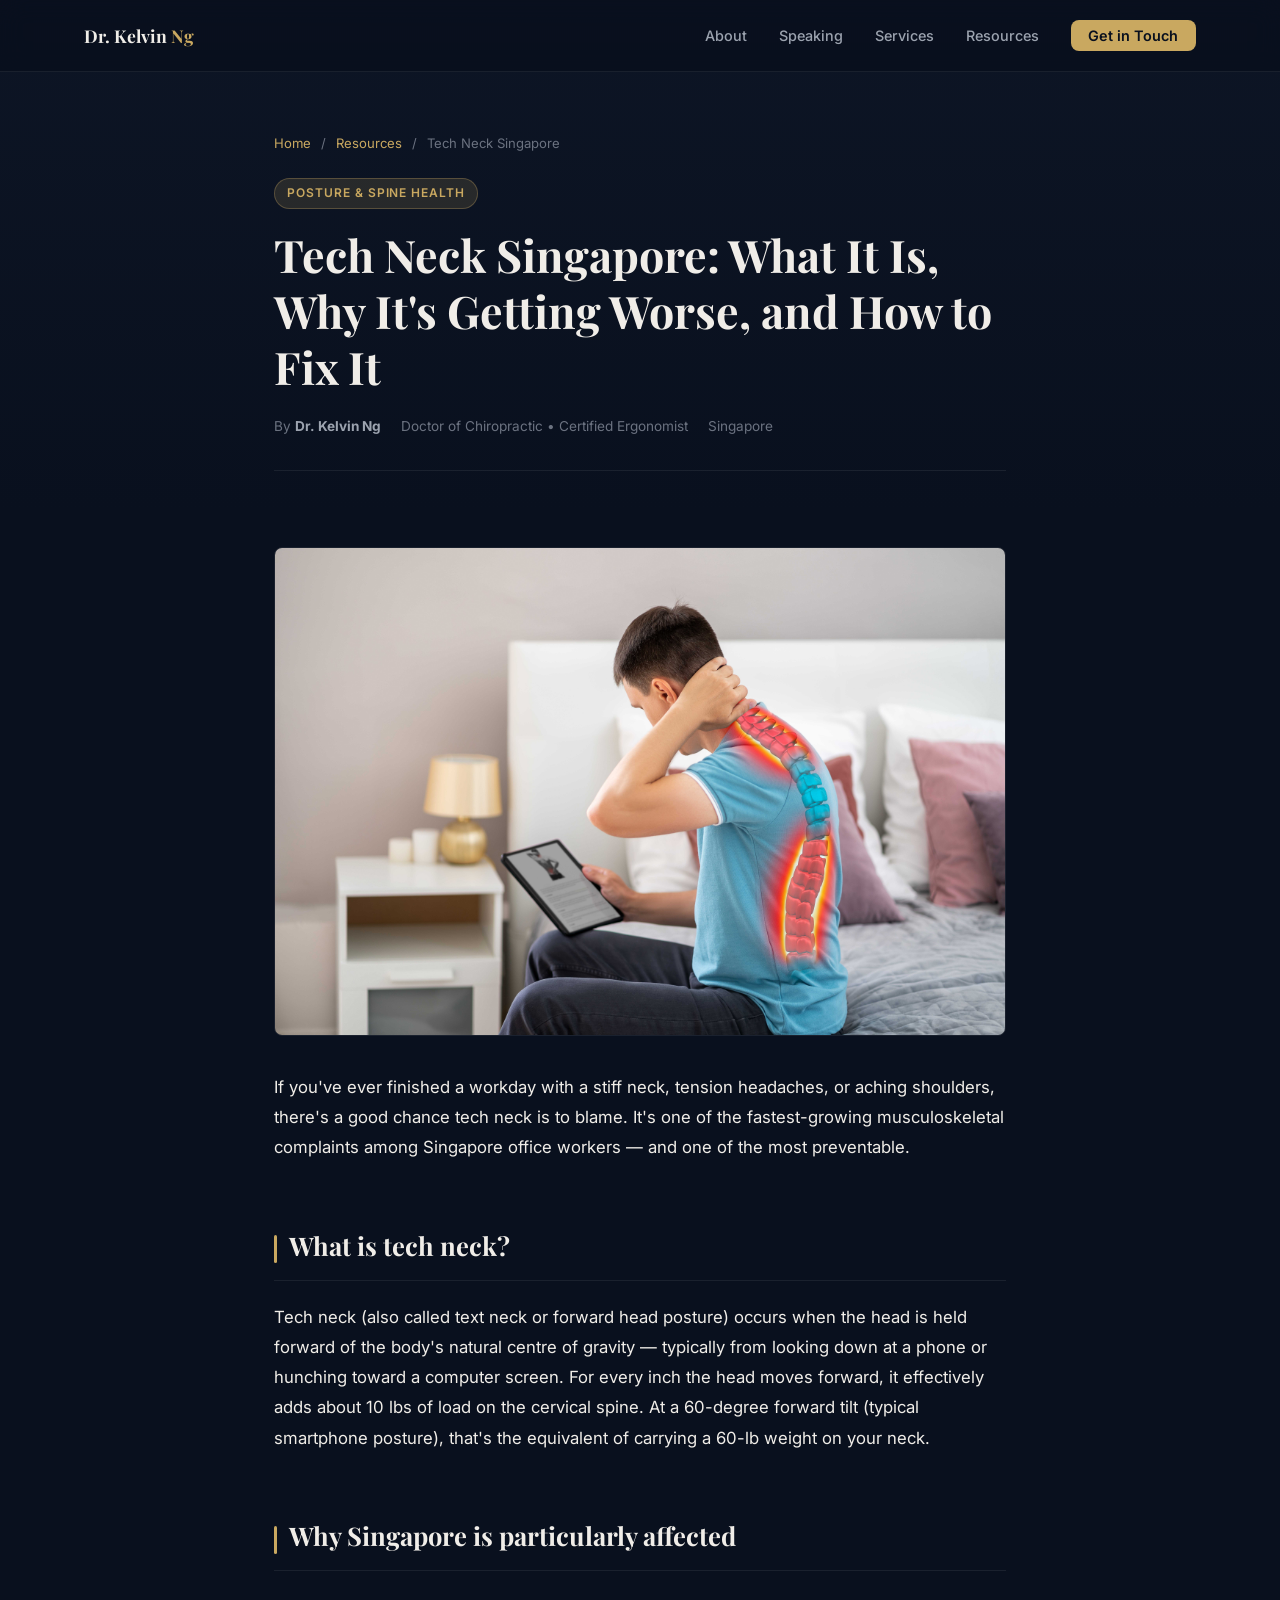
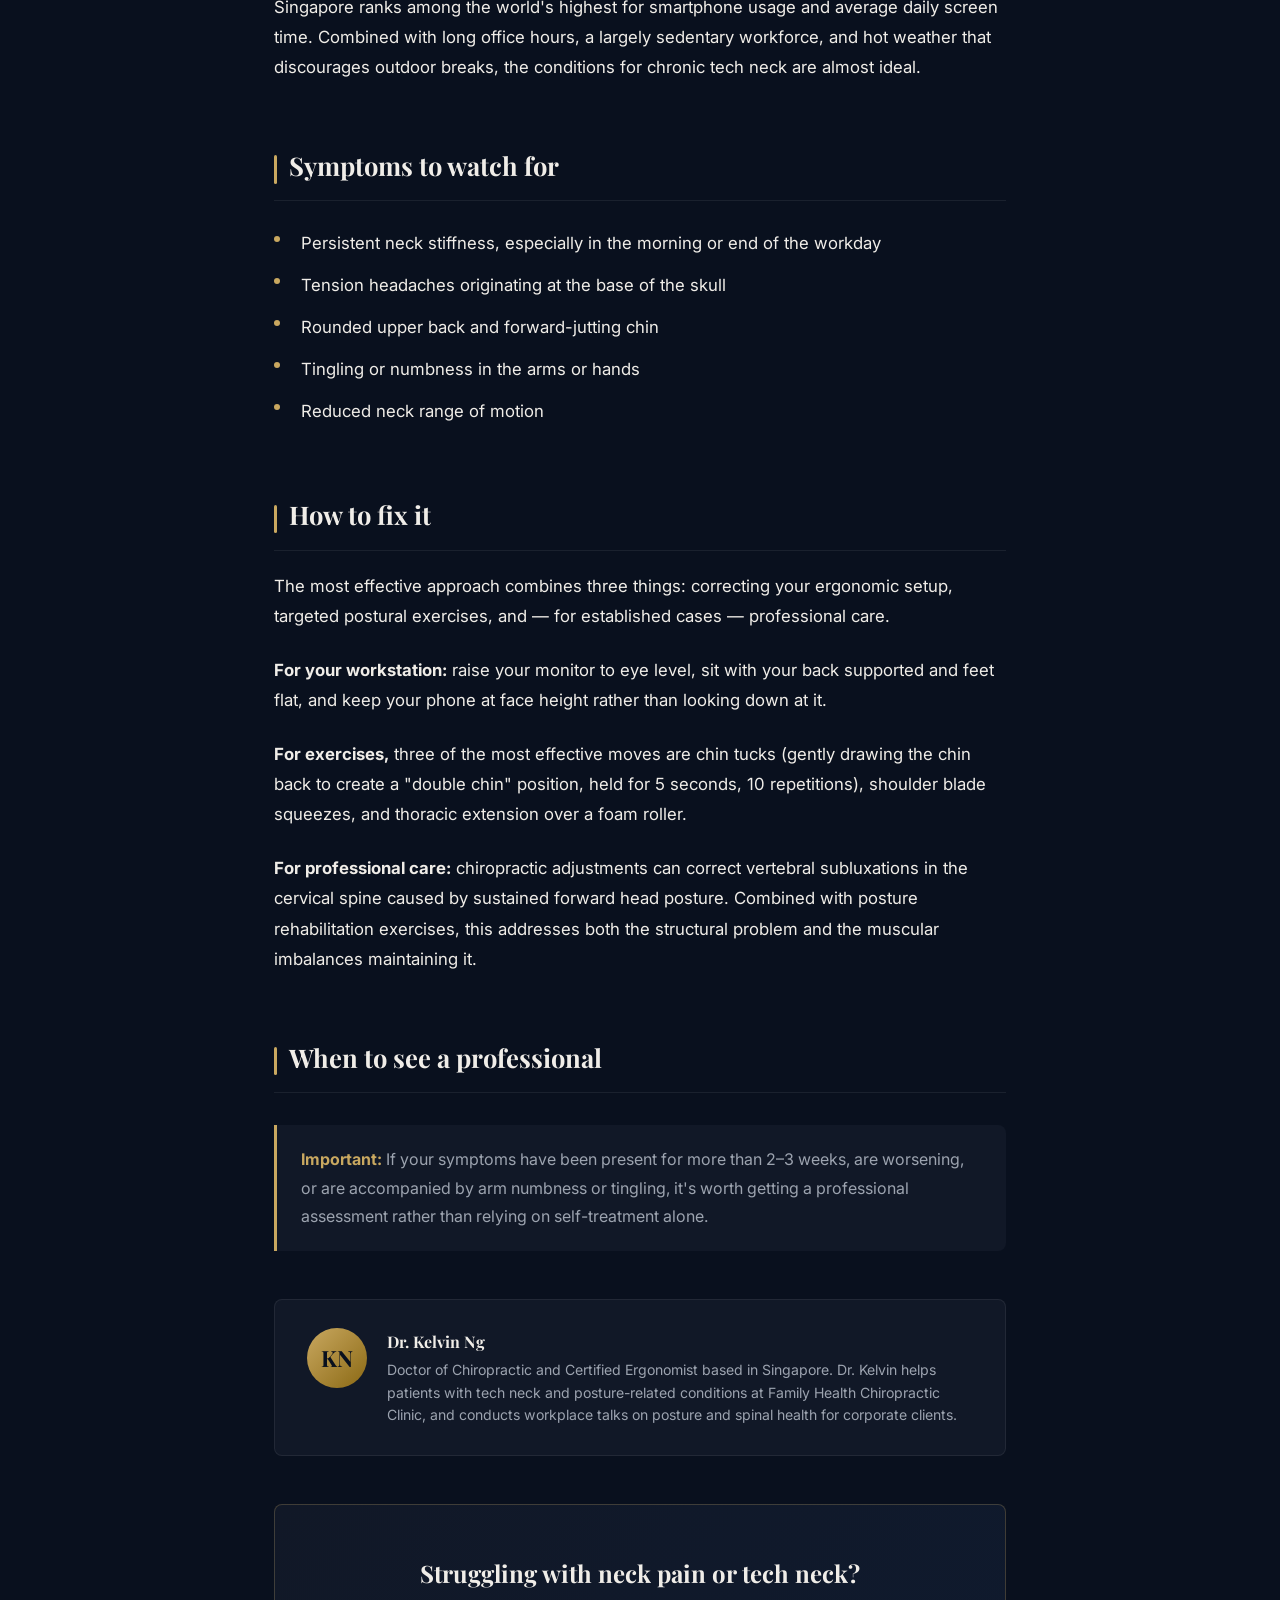
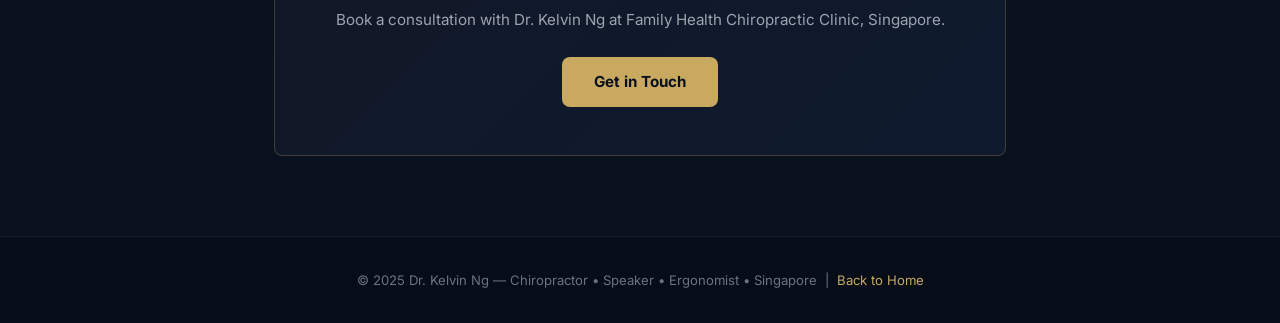
<file: blog/tech-neck-singapore.html>
<!DOCTYPE html>
  <html lang="en">
  <head>
    <meta charset="UTF-8" />
    <meta name="viewport" content="width=device-width, initial-scale=1.0" />
    <title>Tech Neck Singapore: What It Is, Why It's Getting Worse, and How to Fix It | Dr. Kelvin Ng</title>
    <meta name="description" content="Tech neck is one of the fastest-growing musculoskeletal complaints among Singapore office workers. Learn what causes it, the symptoms to watch for, and how to fix it with chiropractic care and exercises." />
    <meta name="keywords" content="tech neck Singapore, tech neck treatment Singapore, forward head posture, text neck, neck pain Singapore, chiropractic Singapore" />
    <link rel="canonical" href="https://drkelvin.ng.com/blog/tech-neck-singapore" />

    <!-- Open Graph -->
    <meta property="og:title" content="Tech Neck Singapore: What It Is, Why It's Getting Worse, and How to Fix It" />
    <meta property="og:description" content="Tech neck is one of the fastest-growing musculoskeletal complaints among Singapore office workers. Learn what it is and how to fix it." />
    <meta property="og:image" content="/images/tech-neck-singapore.jpg" />
    <meta property="og:url" content="https://drkelvin.ng.com/blog/tech-neck-singapore" />
    <meta property="og:type" content="article" />

    <link rel="preconnect" href="https://fonts.googleapis.com" />
    <link rel="preconnect" href="https://fonts.gstatic.com" crossorigin />
    <link href="https://fonts.googleapis.com/css2?family=Playfair+Display:wght@400;600;700&family=Inter:wght@300;400;500;600&display=swap" rel="stylesheet" />

    <style>
      :root {
        --bg: #09101e;
      --bg-card: #111827;
      --bg-card-alt: #0f1a2e;
      --gold: #c9a860;
              --gold-light: #e8c97a;
              --text: #f0ede8;
              --text-sub: #9ca3af;
      --text-muted: #6b7280;
      --border: rgba(255,255,255,.07);
      --nav-h: 72px;
      --serif: 'Playfair Display', Georgia, serif;
      --sans: 'Inter', -apple-system, BlinkMacSystemFont, sans-serif;
      --max: 1160px;
      --radius: 8px;
}
    *, *::before, *::after { box-sizing: border-box; margin: 0; padding: 0; }
    html { scroll-behavior: smooth; scroll-padding-top: var(--nav-h); }
    body {
            background: var(--bg);
      color: var(--text);
      font-family: var(--sans);
      font-size: 16px;
      line-height: 1.7;
}

    /* ---- NAV ---- */
      nav {
              position: fixed; top: 0; left: 0; right: 0;
      height: var(--nav-h);
      background: rgba(9,16,30,.92);
      backdrop-filter: blur(12px);
      border-bottom: 1px solid var(--border);
      z-index: 100;
}
    .nav-container {
            max-width: var(--max);
      margin: 0 auto;
      padding: 0 24px;
      height: 100%;
      display: flex;
      align-items: center;
      justify-content: space-between;
}
    .nav-logo {
            font-family: var(--serif);
              font-size: 1.1rem;
      font-weight: 700;
      color: var(--text);
      text-decoration: none;
}
    .nav-logo span { color: var(--gold); }
    .nav-links {
            display: flex;
      align-items: center;
      gap: 2rem;
      list-style: none;
}
    .nav-links a {
            color: var(--text-sub);
      text-decoration: none;
      font-size: 0.9rem;
      font-weight: 500;
      transition: color 0.2s;
}
    .nav-links a:hover { color: var(--gold); }
    .nav-cta {
            background: var(--gold);
      color: #09101e !important;
      padding: 0.45rem 1.1rem;
      border-radius: var(--radius);
      font-weight: 600 !important;
}
    .nav-cta:hover { background: var(--gold-light) !important; color: #09101e !important; }

    /* ---- BLOG LAYOUT ---- */
    .blog-hero {
            padding-top: calc(var(--nav-h) + 60px);
      padding-bottom: 40px;
      background: linear-gradient(180deg, #0d1525 0%, var(--bg) 100%);
}
    .blog-container {
            max-width: 780px;
      margin: 0 auto;
      padding: 0 24px;
}

    .breadcrumb {
            font-size: 0.82rem;
      color: var(--text-muted);
      margin-bottom: 24px;
}
    .breadcrumb a {
            color: var(--gold);
      text-decoration: none;
    }
    .breadcrumb a:hover { text-decoration: underline; }
    .breadcrumb span { margin: 0 6px; }

    .post-category {
            display: inline-block;
      background: rgba(201,168,96,.15);
      color: var(--gold);
      font-size: 0.75rem;
      font-weight: 600;
      letter-spacing: 0.08em;
      text-transform: uppercase;
      padding: 4px 12px;
      border-radius: 20px;
      border: 1px solid rgba(201,168,96,.3);
      margin-bottom: 18px;
}

    .post-title {
            font-family: var(--serif);
      font-size: clamp(1.8rem, 4vw, 2.8rem);
      font-weight: 700;
      line-height: 1.25;
      color: var(--text);
      margin-bottom: 20px;
}

    .post-meta {
            display: flex;
      align-items: center;
      gap: 20px;
      color: var(--text-muted);
      font-size: 0.85rem;
      padding-bottom: 32px;
      border-bottom: 1px solid var(--border);
      flex-wrap: wrap;
}
    .post-meta strong { color: var(--text-sub); }

    .post-featured-image {
            width: 100%;
      border-radius: var(--radius);
      margin: 36px 0;
      display: block;
      border: 1px solid var(--border);
}

    /* ---- ARTICLE BODY ---- */
    .post-body {
            padding-bottom: 80px;
}
    .post-body p {
            margin-bottom: 1.4em;
      color: var(--text);
      font-size: 1.05rem;
      line-height: 1.8;
}
    .post-body h2 {
            font-family: var(--serif);
      font-size: 1.6rem;
      font-weight: 700;
      color: var(--text);
      margin: 2.4em 0 0.8em;
      padding-bottom: 0.5em;
      border-bottom: 1px solid var(--border);
}
    .post-body h2::before {
            content: '';
      display: inline-block;
      width: 3px;
      height: 1.1em;
      background: var(--gold);
      margin-right: 12px;
      vertical-align: middle;
      border-radius: 2px;
}
    .post-body ul {
            list-style: none;
      margin: 0.5em 0 1.6em;
      padding: 0;
}
    .post-body ul li {
            padding: 0.4em 0 0.4em 1.6em;
      position: relative;
      color: var(--text);
      font-size: 1.05rem;
      line-height: 1.7;
    }
    .post-body ul li::before {
            content: '';
                    position: absolute;
      left: 0;
      top: 0.85em;
      width: 6px;
      height: 6px;
      background: var(--gold);
      border-radius: 50%;
    }

    .callout {
            background: var(--bg-card);
      border-left: 3px solid var(--gold);
      border-radius: 0 var(--radius) var(--radius) 0;
      padding: 20px 24px;
      margin: 2em 0;
    }
    .callout p {
            margin: 0 !important;
      font-size: 1rem !important;
      color: var(--text-sub) !important;
    }
    .callout strong { color: var(--gold); }

    /* ---- AUTHOR BOX ---- */
    .author-box {
            background: var(--bg-card);
      border: 1px solid var(--border);
      border-radius: var(--radius);
      padding: 28px 32px;
      margin: 48px 0 32px;
      display: flex;
      gap: 20px;
      align-items: flex-start;
}
    .author-avatar {
            width: 60px;
      height: 60px;
      border-radius: 50%;
      background: linear-gradient(135deg, var(--gold) 0%, #8b6914 100%);
      display: flex;
      align-items: center;
      justify-content: center;
      font-family: var(--serif);
      font-size: 1.4rem;
      font-weight: 700;
      color: #09101e;
      flex-shrink: 0;
}
    .author-info h4 {
            font-family: var(--serif);
      font-size: 1rem;
      font-weight: 700;
      color: var(--text);
      margin-bottom: 4px;
}
    .author-info p {
            font-size: 0.88rem;
      color: var(--text-sub);
      line-height: 1.6;
      margin: 0 !important;
}

    /* ---- CTA ---- */
    .post-cta {
            text-align: center;
      background: linear-gradient(135deg, var(--bg-card) 0%, var(--bg-card-alt) 100%);
      border: 1px solid rgba(201,168,96,.25);
      border-radius: var(--radius);
      padding: 48px 32px;
      margin-top: 48px;
}
    .post-cta h3 {
            font-family: var(--serif);
      font-size: 1.5rem;
      color: var(--text);
      margin-bottom: 12px;
}
    .post-cta p {
            color: var(--text-sub);
      margin-bottom: 24px;
      font-size: 0.95rem;
}
    .btn-gold {
            display: inline-block;
      background: var(--gold);
      color: #09101e;
      font-weight: 700;
      font-size: 0.95rem;
      padding: 0.75rem 2rem;
      border-radius: var(--radius);
      text-decoration: none;
      transition: background 0.2s, transform 0.15s;
}
    .btn-gold:hover { background: var(--gold-light); transform: translateY(-1px); }

    /* ---- FOOTER ---- */
    footer {
            background: #060d18;
      border-top: 1px solid var(--border);
      padding: 32px 24px;
      text-align: center;
      color: var(--text-muted);
      font-size: 0.82rem;
}
    footer a { color: var(--gold); text-decoration: none; }

    @media (max-width: 640px) {
      .author-box { flex-direction: column; }
      .nav-links { display: none; }
      }
  </style>
      </head>
      <body>

        <!-- NAVIGATION -->
        <nav>
          <div class="nav-container">
            <a href="/" class="nav-logo">Dr. Kelvin <span>Ng</span></a>
            <ul class="nav-links">
              <li><a href="/#about">About</a></li>
              <li><a href="/#speaking">Speaking</a></li>
              <li><a href="/#services">Services</a></li>
              <li><a href="/#blog">Resources</a></li>
              <li><a href="/#contact" class="nav-cta">Get in Touch</a></li>
            </ul>
          </div>
        </nav>

        <!-- BLOG HERO -->
        <section class="blog-hero">
          <div class="blog-container">

            <div class="breadcrumb">
              <a href="/">Home</a>
              <span>/</span>
              <a href="/#blog">Resources</a>
              <span>/</span>
              Tech Neck Singapore
      </div>

      <div class="post-category">Posture &amp; Spine Health</div>

      <h1 class="post-title">Tech Neck Singapore: What It Is, Why It's Getting Worse, and How to Fix It</h1>

              <div class="post-meta">
                <span>By <strong>Dr. Kelvin Ng</strong></span>
                <span>Doctor of Chiropractic &bull; Certified Ergonomist</span>
        <span>Singapore</span>
      </div>

    </div>
  </section>

          <!-- ARTICLE BODY -->
  <article class="blog-container post-body">

            <img
              src="/images/tech-neck-singapore.jpg"
              alt="Person sitting on bed using a tablet with highlighted spine showing tech neck pain"
              class="post-featured-image"
            />

            <p>If you've ever finished a workday with a stiff neck, tension headaches, or aching shoulders, there's a good chance tech neck is to blame. It's one of the fastest-growing musculoskeletal complaints among Singapore office workers — and one of the most preventable.</p>

            <h2>What is tech neck?</h2>

            <p>Tech neck (also called text neck or forward head posture) occurs when the head is held forward of the body's natural centre of gravity — typically from looking down at a phone or hunching toward a computer screen. For every inch the head moves forward, it effectively adds about 10 lbs of load on the cervical spine. At a 60-degree forward tilt (typical smartphone posture), that's the equivalent of carrying a 60-lb weight on your neck.</p>

    <h2>Why Singapore is particularly affected</h2>

    <p>Singapore ranks among the world's highest for smartphone usage and average daily screen time. Combined with long office hours, a largely sedentary workforce, and hot weather that discourages outdoor breaks, the conditions for chronic tech neck are almost ideal.</p>

    <h2>Symptoms to watch for</h2>

    <ul>
      <li>Persistent neck stiffness, especially in the morning or end of the workday</li>
      <li>Tension headaches originating at the base of the skull</li>
      <li>Rounded upper back and forward-jutting chin</li>
      <li>Tingling or numbness in the arms or hands</li>
      <li>Reduced neck range of motion</li>
    </ul>

    <h2>How to fix it</h2>

    <p>The most effective approach combines three things: correcting your ergonomic setup, targeted postural exercises, and — for established cases — professional care.</p>

    <p><strong>For your workstation:</strong> raise your monitor to eye level, sit with your back supported and feet flat, and keep your phone at face height rather than looking down at it.</p>

            <p><strong>For exercises,</strong> three of the most effective moves are chin tucks (gently drawing the chin back to create a "double chin" position, held for 5 seconds, 10 repetitions), shoulder blade squeezes, and thoracic extension over a foam roller.</p>

    <p><strong>For professional care:</strong> chiropractic adjustments can correct vertebral subluxations in the cervical spine caused by sustained forward head posture. Combined with posture rehabilitation exercises, this addresses both the structural problem and the muscular imbalances maintaining it.</p>

    <h2>When to see a professional</h2>

            <div class="callout">
              <p><strong>Important:</strong> If your symptoms have been present for more than 2–3 weeks, are worsening, or are accompanied by arm numbness or tingling, it's worth getting a professional assessment rather than relying on self-treatment alone.</p>
            </div>

            <!-- AUTHOR -->
            <div class="author-box">
              <div class="author-avatar">KN</div>
              <div class="author-info">
                <h4>Dr. Kelvin Ng</h4>
                <p>Doctor of Chiropractic and Certified Ergonomist based in Singapore. Dr. Kelvin helps patients with tech neck and posture-related conditions at Family Health Chiropractic Clinic, and conducts workplace talks on posture and spinal health for corporate clients.</p>
      </div>
    </div>

            <!-- CTA -->
            <div class="post-cta">
              <h3>Struggling with neck pain or tech neck?</h3>
              <p>Book a consultation with Dr. Kelvin Ng at Family Health Chiropractic Clinic, Singapore.</p>
      <a href="/#contact" class="btn-gold">Get in Touch</a>
            </div>

          </article>

          <!-- FOOTER -->
          <footer>
            <p>&copy; 2025 Dr. Kelvin Ng &mdash; Chiropractor &bull; Speaker &bull; Ergonomist &bull; Singapore &nbsp;|&nbsp; <a href="/">Back to Home</a></p>
  </footer>

</body>
</html>
</file>
